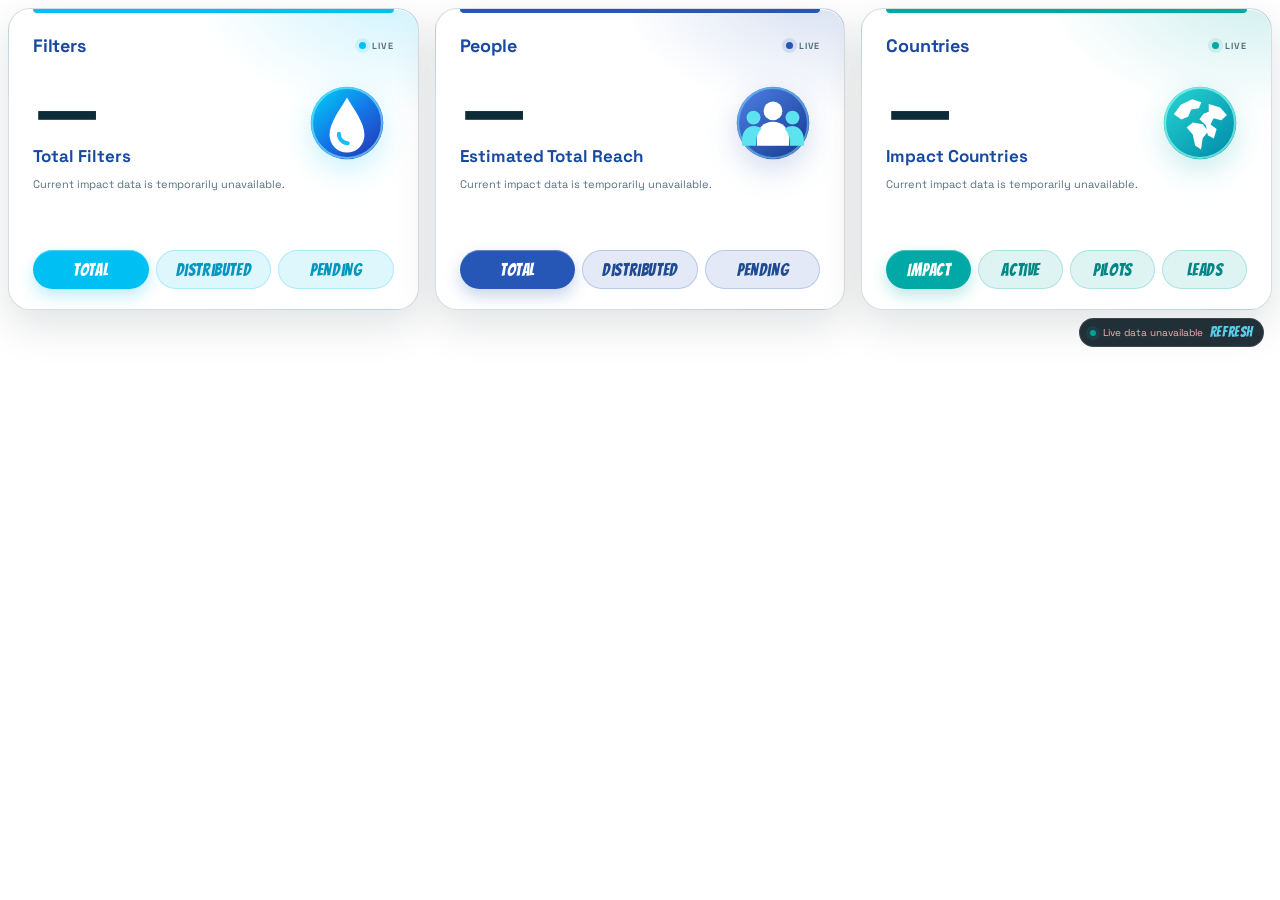
<file: impact-summary.html>
<!DOCTYPE html>
<html lang="en">
<head>
<meta charset="utf-8">
<meta name="viewport" content="width=device-width,initial-scale=1,viewport-fit=cover">
<meta name="application-version" content="1.3.4">
<meta name="theme-color" content="#000000">
<title>W.A.T.A. Live Impact Statistics</title>
<link rel="preconnect" href="https://fonts.googleapis.com">
<link href="https://fonts.googleapis.com/css2?family=Bangers&family=Space+Grotesk:wght@400;500;600;700&display=swap" rel="stylesheet">
<style>
  :root{color-scheme:light;--ink:#0d2b38;--muted:#56717d;--line:rgba(13,43,56,.16);--cyan:#00bff3;--teal:#00a9a5;--indigo:#2757b6;--blue:#174aa0;--font:'Space Grotesk',system-ui,-apple-system,Segoe UI,sans-serif}
  *{box-sizing:border-box}
  html,body{margin:0;width:100%;min-height:100%;background:transparent;color:var(--ink);font-family:var(--font)}
  button{font:inherit}
  .stats-shell{width:100%;max-width:1380px;margin:0 auto;padding:8px}
  .stats-grid{display:grid;grid-template-columns:repeat(3,minmax(0,1fr));gap:16px;align-items:stretch}
  .stat-card{--accent:var(--cyan);position:relative;display:flex;min-width:0;min-height:302px;overflow:hidden;flex-direction:column;padding:25px 24px 20px;border:1px solid var(--line);border-radius:22px;background:radial-gradient(310px 190px at 96% -8%,color-mix(in srgb,var(--accent) 20%,transparent),transparent 68%),#fff;box-shadow:0 15px 42px rgba(5,29,39,.13),inset 0 1px rgba(255,255,255,.9)}
  .stat-card::before{content:"";position:absolute;top:0;left:24px;right:24px;height:4px;border-radius:0 0 5px 5px;background:var(--accent)}
  .filters-card{--accent:var(--cyan)}.people-card{--accent:var(--indigo)}.countries-card{--accent:var(--teal)}
  .card-head{display:flex;align-items:center;justify-content:space-between;gap:12px}
  .card-name{margin:0;color:var(--blue);font-size:18px;font-weight:700;letter-spacing:-.01em}
  .live{display:flex;align-items:center;gap:6px;color:var(--muted);font-size:9px;font-weight:700;letter-spacing:.1em;text-transform:uppercase}
  .live-dot{width:7px;height:7px;border-radius:50%;background:var(--accent,var(--teal));box-shadow:0 0 0 4px color-mix(in srgb,var(--accent,var(--teal)) 12%,transparent)}
  .stat-main{display:grid;grid-template-columns:minmax(0,1fr) 94px;align-items:center;gap:14px;margin:18px 0 0}
  .value{margin:0 0 5px;font-size:clamp(52px,6vw,82px);font-weight:700;line-height:.86;letter-spacing:-.065em;font-variant-numeric:tabular-nums}
  .value-label{min-height:24px;margin:0;color:var(--blue);font-size:17px;font-weight:700;line-height:1.25}
  .stat-icon{width:94px;height:94px;display:grid;place-items:center;filter:drop-shadow(0 10px 15px color-mix(in srgb,var(--accent) 22%,transparent))}
  .stat-icon svg{width:86px;height:86px;overflow:visible}
  .value-note{min-height:38px;margin:7px 0 17px;color:var(--muted);font-size:11px;line-height:1.45}
  .segments{display:grid;grid-template-columns:repeat(3,minmax(0,1fr));gap:7px;margin-top:auto}
  .countries-card .segments{grid-template-columns:repeat(4,minmax(0,1fr))}
  .segment{min-width:0;min-height:39px;padding:7px 8px;border:0;border-radius:999px;background:color-mix(in srgb,var(--accent) 13%,#fff);color:color-mix(in srgb,var(--accent) 72%,var(--ink));font-size:10px;font-weight:700;cursor:pointer;white-space:nowrap;box-shadow:inset 0 0 0 1px color-mix(in srgb,var(--accent) 22%,transparent);transition:background .16s ease,color .16s ease,transform .16s ease,box-shadow .16s ease}
  .segment:hover,.segment:focus-visible{background:color-mix(in srgb,var(--accent) 22%,#fff);color:var(--ink);outline:2px solid color-mix(in srgb,var(--accent) 45%,transparent);outline-offset:2px}
  .segment[aria-pressed="true"]{background:var(--accent);color:#fff;box-shadow:0 7px 16px color-mix(in srgb,var(--accent) 26%,transparent),inset 0 1px rgba(255,255,255,.28)}
  .segment[aria-pressed="true"]:hover,.segment[aria-pressed="true"]:focus-visible{background:color-mix(in srgb,var(--accent) 88%,#073048);color:#fff}
  .bar-status{display:flex;align-items:center;justify-content:flex-end;gap:7px;width:max-content;min-height:28px;margin:8px 8px 0 auto;padding:6px 10px;border:1px solid rgba(255,255,255,.12);border-radius:999px;background:rgba(6,21,30,.88);color:#dce8ec;font-size:10px}
  .bar-status .live-dot{width:6px;height:6px}.bar-status.error{color:#ffb9b6}.bar-status button{padding:0;border:0;background:transparent;color:#5dd7f5;font-size:10px;font-weight:700;cursor:pointer}
  .bar-status button:hover,.bar-status button:focus-visible{text-decoration:underline;outline:none}
  @media (max-width:1100px) and (min-width:901px){.stat-main{grid-template-columns:minmax(0,1fr) 72px}.stat-icon{width:72px;height:72px}.stat-icon svg{width:68px;height:68px}.card-name{font-size:16px}}
  @media (max-width:900px){.stats-grid{grid-template-columns:1fr}.stat-card{min-height:278px}.value{font-size:68px}}
  @media (max-width:430px){.stats-shell{padding:6px}.stats-grid{gap:12px}.stat-card{min-height:274px;padding:22px 17px 17px;border-radius:18px}.stat-card::before{left:18px;right:18px}.card-name{font-size:17px}.stat-main{grid-template-columns:minmax(0,1fr) 74px;gap:10px;margin-top:16px}.stat-icon{width:74px;height:74px}.stat-icon svg{width:70px;height:70px}.segment{font-size:9px;padding-inline:3px}.value{font-size:62px}.value-label{font-size:16px}.bar-status{justify-content:center;margin-right:auto;text-align:center}}
  .segment,.bar-status button{font-family:'Bangers',cursive;font-weight:400;font-size:17px;letter-spacing:.6px}
  .bar-status button{font-size:14px}
  @media (max-width:430px){.segment{font-size:16px;letter-spacing:.35px}}
  @media (prefers-reduced-motion:reduce){*{transition:none!important}}
</style>
</head>
<body>
<main class="stats-shell" aria-label="Live W.A.T.A. impact statistics">
  <div class="stats-grid">
    <section class="stat-card filters-card" aria-labelledby="filtersTitle">
      <div class="card-head"><h2 class="card-name" id="filtersTitle">Filters</h2><span class="live"><span class="live-dot" aria-hidden="true"></span>Live</span></div>
      <div class="stat-main"><div><div class="value" id="filterValue" aria-live="polite">—</div><p class="value-label" id="filterLabel">Total Filters</p></div><div class="stat-icon" aria-hidden="true"><svg viewBox="0 0 64 64"><defs><linearGradient id="dropBadge" x1="11" y1="8" x2="53" y2="56" gradientUnits="userSpaceOnUse"><stop stop-color="#00c7f4"/><stop offset=".5" stop-color="#1478e8"/><stop offset="1" stop-color="#2439b8"/></linearGradient></defs><circle cx="32" cy="32" r="27" fill="url(#dropBadge)"/><circle cx="32" cy="32" r="26" fill="none" stroke="#7eeaff" stroke-opacity=".65" stroke-width="1.5"/><path d="M32 13c-4.6 8.1-13 18.4-13 28a13 13 0 0 0 26 0c0-9.6-8.4-19.9-13-28Z" fill="#fff"/><path d="M26 40c0 4 2.7 7 6.5 7" fill="none" stroke="#19bff1" stroke-width="3" stroke-linecap="round"/></svg></div></div>
      <p class="value-note" id="filterNote">Connecting to current impact data…</p>
      <div class="segments impact-segments" aria-label="Choose filter total">
        <button class="segment" type="button" data-impact="inventory" aria-pressed="true">Total</button>
        <button class="segment" type="button" data-impact="distributed" aria-pressed="false">Distributed</button>
        <button class="segment" type="button" data-impact="pending" aria-pressed="false">Pending</button>
      </div>
    </section>

    <section class="stat-card people-card" aria-labelledby="peopleTitle">
      <div class="card-head"><h2 class="card-name" id="peopleTitle">People</h2><span class="live"><span class="live-dot" aria-hidden="true"></span>Live</span></div>
      <div class="stat-main"><div><div class="value" id="peopleValue" aria-live="polite">—</div><p class="value-label" id="peopleLabel">Estimated Total Reach</p></div><div class="stat-icon" aria-hidden="true"><svg viewBox="0 0 64 64"><defs><linearGradient id="peopleBadge" x1="10" y1="8" x2="55" y2="57" gradientUnits="userSpaceOnUse"><stop stop-color="#4b7de0"/><stop offset="1" stop-color="#173b96"/></linearGradient></defs><circle cx="32" cy="32" r="27" fill="url(#peopleBadge)"/><circle cx="32" cy="32" r="26" fill="none" stroke="#83dfff" stroke-opacity=".5" stroke-width="1.5"/><circle cx="32" cy="23" r="7" fill="#fff"/><circle cx="17.5" cy="28" r="5.2" fill="#5de2ef"/><circle cx="46.5" cy="28" r="5.2" fill="#5de2ef"/><path d="M20 49v-5.5C20 35.8 25.2 31 32 31s12 4.8 12 12.5V49H20Z" fill="#fff"/><path d="M9 49v-4.2c0-6.2 3.5-10.5 9-10.5 2.1 0 4 .7 5.4 1.9-2.7 2.9-4 6.1-4 10.1V49H9Zm46 0H44.6v-2.7c0-4-1.3-7.2-4-10.1a8.6 8.6 0 0 1 5.4-1.9c5.5 0 9 4.3 9 10.5V49Z" fill="#5de2ef"/></svg></div></div>
      <p class="value-note" id="peopleNote">Changes with the selected filter total.</p>
      <div class="segments impact-segments" aria-label="Choose estimated impact basis">
        <button class="segment" type="button" data-impact="inventory" aria-pressed="true">Total</button>
        <button class="segment" type="button" data-impact="distributed" aria-pressed="false">Distributed</button>
        <button class="segment" type="button" data-impact="pending" aria-pressed="false">Pending</button>
      </div>
    </section>

    <section class="stat-card countries-card" aria-labelledby="countriesTitle">
      <div class="card-head"><h2 class="card-name" id="countriesTitle">Countries</h2><span class="live"><span class="live-dot" aria-hidden="true"></span>Live</span></div>
      <div class="stat-main"><div><div class="value" id="countryValue" aria-live="polite">—</div><p class="value-label" id="countryLabel">Impact Countries</p></div><div class="stat-icon" aria-hidden="true"><svg viewBox="0 0 64 64"><defs><linearGradient id="globeBadge" x1="9" y1="7" x2="55" y2="57" gradientUnits="userSpaceOnUse"><stop stop-color="#25d3d1"/><stop offset="1" stop-color="#008caa"/></linearGradient></defs><circle cx="32" cy="32" r="27" fill="url(#globeBadge)"/><circle cx="32" cy="32" r="26" fill="none" stroke="#9efff2" stroke-opacity=".65" stroke-width="1.5"/><path d="m12.5 25.5 5.2-7 8.5-4.1 6.8 2.2-1.8 4.5-5.8.8-2.1 5.2-5.1 2.3-5.7-3.9Zm14.2 6.2 7.5 1.2 3.8 5.4-4 5.1-1.2 8.4-4.4-3-1.8-8.2-4.5-5.3 4.6-3.6Zm11.8-13.9 8.5 2.6 5 5.7-4.2 3.8-5.7-1.5-2.3 4.7 4.6 3.3-2.1 7.1-4.5-2.4-1.4-7.4-4.8-4.4 3-4.2 3.9-1.5v-5.8Z" fill="#fff"/></svg></div></div>
      <p class="value-note" id="countryNote">Countries with active, pilot, or completed impact.</p>
      <div class="segments" id="countrySegments" aria-label="Choose country stage">
        <button class="segment" type="button" data-country="impact" aria-pressed="true">Impact</button>
        <button class="segment" type="button" data-country="active" aria-pressed="false">Active</button>
        <button class="segment" type="button" data-country="pilot" aria-pressed="false">Pilots</button>
        <button class="segment" type="button" data-country="lead" aria-pressed="false">Leads</button>
      </div>
    </section>
  </div>
  <div class="bar-status" id="barStatus"><span class="live-dot" aria-hidden="true"></span><span id="updated">Connecting to live data…</span><button type="button" id="refresh">Refresh</button></div>
</main>

<script>
const DATA_URL='https://wata-map.cleanwataorg.workers.dev';
const LIVE_REQUEST_TIMEOUT_MS=12000;
const IMPACT_STAGES=['Active','Pilot','Done'];
const IMPACT_COPY={
  inventory:{filterLabel:'Total Filters',filterNote:'Country Data total from related filter events.',peopleLabel:'Estimated Total Reach',peopleNote:'Five people per total filter.'},
  distributed:{filterLabel:'Filters Distributed',filterNote:'Filters recorded as distributed through W.A.T.A. programs.',peopleLabel:'Estimated People Reached',peopleNote:'Five people per distributed filter.'},
  pending:{filterLabel:'Filters Pending',filterNote:'Reported filters in country that have not yet been distributed.',peopleLabel:'Estimated Pending Reach',peopleNote:'Five people per reported pending filter.'}
};
const COUNTRY_COPY={
  impact:['Impact Countries','Active, pilot, or completed impact.'],active:['Active Countries','Countries with an active W.A.T.A. program.'],pilot:['Pilot Countries','Countries currently in the pilot stage.'],lead:['Country Leads','Countries where a future program is being explored.']
};
let payload=null,impactMode='inventory',countryMode='impact';
const $=id=>document.getElementById(id),fmt=value=>value==null?'—':Math.round(value).toLocaleString('en-US');
function impactCountries(){return Object.values(payload?.countries||{}).filter(country=>IMPACT_STAGES.includes(country.status))}
function filterTotals(){
  const countries=impactCountries();
  const distributed=countries.reduce((sum,country)=>sum+(Number.isFinite(country.filters)?country.filters:0),0);
  const inventory=countries.reduce((sum,country)=>sum+(country.potentialFilters==null?(Number.isFinite(country.filters)?country.filters:0):Math.max(country.potentialFilters,country.filters||0)),0);
  const pending=countries.reduce((sum,country)=>sum+(country.potentialFilters==null?0:Math.max(country.potentialFilters-(country.filters||0),0)),0);
  const inventoryCoverage=countries.filter(country=>country.potentialFilters!=null).length;
  return{distributed,inventory,pending,inventoryCoverage,countryCount:countries.length};
}
function renderImpact(){
  if(!payload)return;
  const totals=filterTotals(),filters=totals[impactMode],copy=IMPACT_COPY[impactMode];
  $('filterValue').textContent=fmt(filters);$('filterLabel').textContent=copy.filterLabel;$('filterNote').textContent=impactMode==='pending'?`${copy.filterNote} ${totals.inventoryCoverage} of ${totals.countryCount} impact countries currently provide Filters (Total).`:copy.filterNote;
  $('peopleValue').textContent=`${fmt(filters*5)}+`;$('peopleLabel').textContent=copy.peopleLabel;$('peopleNote').textContent=copy.peopleNote;
  document.querySelectorAll('[data-impact]').forEach(button=>button.setAttribute('aria-pressed',String(button.dataset.impact===impactMode)));
}
function renderCountries(){
  if(!payload)return;
  const countries=Object.values(payload.countries||{}),allowed=countryMode==='impact'?IMPACT_STAGES:[countryMode[0].toUpperCase()+countryMode.slice(1)];
  $('countryValue').textContent=fmt(countries.filter(country=>allowed.includes(country.status)).length);$('countryLabel').textContent=COUNTRY_COPY[countryMode][0];$('countryNote').textContent=COUNTRY_COPY[countryMode][1];
  document.querySelectorAll('[data-country]').forEach(button=>button.setAttribute('aria-pressed',String(button.dataset.country===countryMode)));
}
document.querySelectorAll('.impact-segments').forEach(group=>group.addEventListener('click',event=>{const button=event.target.closest('[data-impact]');if(!button)return;impactMode=button.dataset.impact;renderImpact()}));
$('countrySegments').addEventListener('click',event=>{const button=event.target.closest('[data-country]');if(!button)return;countryMode=button.dataset.country;renderCountries()});
async function load(){
  $('refresh').disabled=true;$('barStatus').classList.remove('error');$('updated').textContent='Updating live data…';
  try{const response=await fetch(DATA_URL,{cache:'no-store',signal:AbortSignal.timeout(LIVE_REQUEST_TIMEOUT_MS)});if(!response.ok)throw new Error(`HTTP ${response.status}`);payload=await response.json();renderImpact();renderCountries();$('updated').textContent=`Live data · updated ${payload.updated||'recently'}`}
  catch(error){$('filterNote').textContent='Current impact data is temporarily unavailable.';$('peopleNote').textContent='Current impact data is temporarily unavailable.';$('countryNote').textContent='Current impact data is temporarily unavailable.';$('updated').textContent='Live data unavailable';$('barStatus').classList.add('error')}
  finally{$('refresh').disabled=false}
}
$('refresh').addEventListener('click',load);load();
</script>
</body>
</html>
</file>
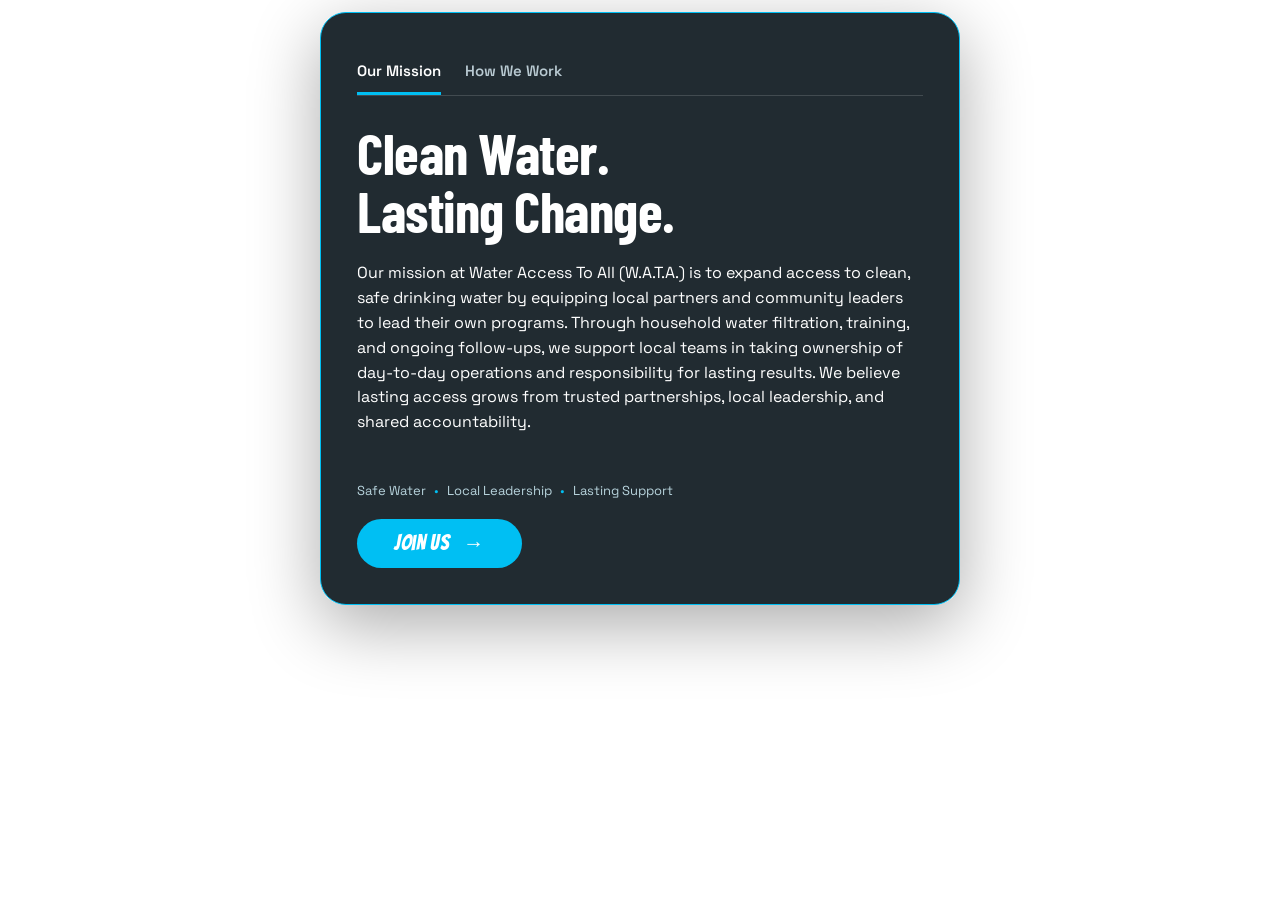
<file: mission.html>
<!doctype html>
<html lang="en"><head><meta charset="utf-8"><meta name="viewport" content="width=device-width,initial-scale=1"><meta name="application-version" content="1.1.0"><title>Our Mission — Water Access To All</title>
<link href="https://fonts.googleapis.com/css2?family=Bangers&family=Barlow+Condensed:wght@700&family=Space+Grotesk:wght@400;600&display=swap" rel="stylesheet">
<style>
*{box-sizing:border-box}body{margin:0;padding:40px 20px;background:radial-gradient(ellipse at top left,#234451,#090f14 75%);color:white;font-family:'Space Grotesk',sans-serif;min-height:100vh;display:grid;place-items:center}.card{width:min(640px,100%);padding:36px;background:rgba(12,23,29,.91);border:1px solid #00bff3;border-radius:26px;box-shadow:0 20px 70px #0005}nav{display:flex;gap:14px;flex-wrap:wrap}button{cursor:pointer;font:400 21px 'Bangers',cursive;letter-spacing:.6px;border-radius:999px;padding:12px 25px;background:#26333a;border:1px solid #6b7c85;color:white}button[aria-pressed=true],.join{background:#00bff3;border-color:#00bff3}.join{margin-top:20px;min-width:165px}button:focus-visible{outline:3px solid white;outline-offset:4px}h1{font:700 clamp(40px,7vw,62px)/1.02 'Barlow Condensed',sans-serif;margin:28px 0 22px;letter-spacing:-.5px}p,li{font-size:16px;line-height:1.65}ul{padding-left:20px}li{margin-bottom:12px}strong{color:#6cddff}.tags{font-size:13px;color:#b8d4dd;margin:24px 0 0}.tags span{color:#00bff3;margin:0 8px}.preview{font-size:12px;color:#a9bec9;margin-top:20px}[hidden]{display:none!important}@media(max-width:430px){body{padding:16px}.card{padding:24px}button{font-size:19px;padding:11px 19px}nav{gap:12px}}
.card{container-type:inline-size;display:grid;grid-template-columns:minmax(0,1fr)}nav{grid-row:1}section{grid-row:2;grid-column:1}section[hidden]{display:block!important;visibility:hidden;pointer-events:none}p,li{font-size:clamp(14px,3cqi,16px);line-height:1.55}#work li{font-size:clamp(13px,2.7cqi,15px);line-height:1.45;margin-bottom:10px}h1{font-size:clamp(34px,10cqi,62px)}.join{justify-self:start}.tags{font-size:clamp(11px,2.4cqi,13px)}
html,body{background:transparent}body{padding:12px;min-height:0}.join{display:inline-flex;align-items:center;justify-content:center;font:400 21px 'Bangers',cursive;letter-spacing:.6px;border-radius:999px;padding:12px 25px;color:white;text-decoration:none}.join:focus-visible{outline:3px solid white;outline-offset:4px}.join:hover{background:#008fc5}
#work ul{list-style:disc;padding:0 0 0 18px;margin:0;display:grid;gap:9px}#work li{margin:0;padding-left:3px}#work li::marker{color:#00bff3}section p{margin-bottom:0}.tags{margin-top:20px}
nav{gap:24px;border-bottom:1px solid #ffffff26;flex-wrap:nowrap}nav button{font:600 clamp(13px,3cqi,15px) 'Space Grotesk',sans-serif;letter-spacing:0;border:0;border-bottom:3px solid transparent;border-radius:0;background:transparent;padding:12px 0;color:#b8c9d1}nav button[aria-pressed=true]{background:transparent;border-bottom-color:#00bff3;color:white}nav button:hover{color:#6cddff}
@keyframes mission-enter{from{opacity:0;transform:translateY(10px)}to{opacity:1;transform:translateY(0)}}
@media(prefers-reduced-motion:no-preference){.card{animation:mission-enter .55s cubic-bezier(.22,.61,.36,1) both}.card:focus-within{animation:none}}
</style></head><body><main class="card"><nav aria-label="About WATA"><button type="button" aria-pressed="true" data-panel="mission" aria-controls="mission">Our Mission</button><button type="button" aria-pressed="false" data-panel="work" aria-controls="work">How We Work</button></nav>
<section id="mission"><h1>Clean Water.<br>Lasting Change.</h1><p>Our mission at Water Access To All (W.A.T.A.) is to expand access to clean, safe drinking water by equipping local partners and community leaders to lead their own programs. Through household water filtration, training, and ongoing follow-ups, we support local teams in taking ownership of day-to-day operations and responsibility for lasting results. We believe lasting access grows from trusted partnerships, local leadership, and shared accountability.</p></section>
<section id="work" hidden><h1>Community-Led<br>From The Start.</h1><ul><li><strong>Local Partnerships.</strong> Work with communities to understand needs and build trusted relationships.</li><li><strong>Household Water Filtration.</strong> Equip local teams to bring safe drinking water into homes.</li><li><strong>Local Leadership And Training.</strong> Prepare local leaders to manage their programs and support families.</li><li><strong>Follow-Ups And Accountability.</strong> Stay connected, track progress, and work through challenges together.</li></ul></section>
<div class="tags">Safe Water<span>•</span>Local Leadership<span>•</span>Lasting Support</div><a class="join" href="https://www.cleanwata.org/getinvolved" target="_blank" rel="noopener noreferrer">Join Us &nbsp; →</a></main>
<script>document.querySelectorAll('[data-panel]').forEach(button=>button.onclick=()=>{document.querySelectorAll('[data-panel]').forEach(item=>item.setAttribute('aria-pressed',String(item===button)));document.querySelectorAll('section').forEach(panel=>panel.hidden=panel.id!==button.dataset.panel)});</script></body></html>
</file>
